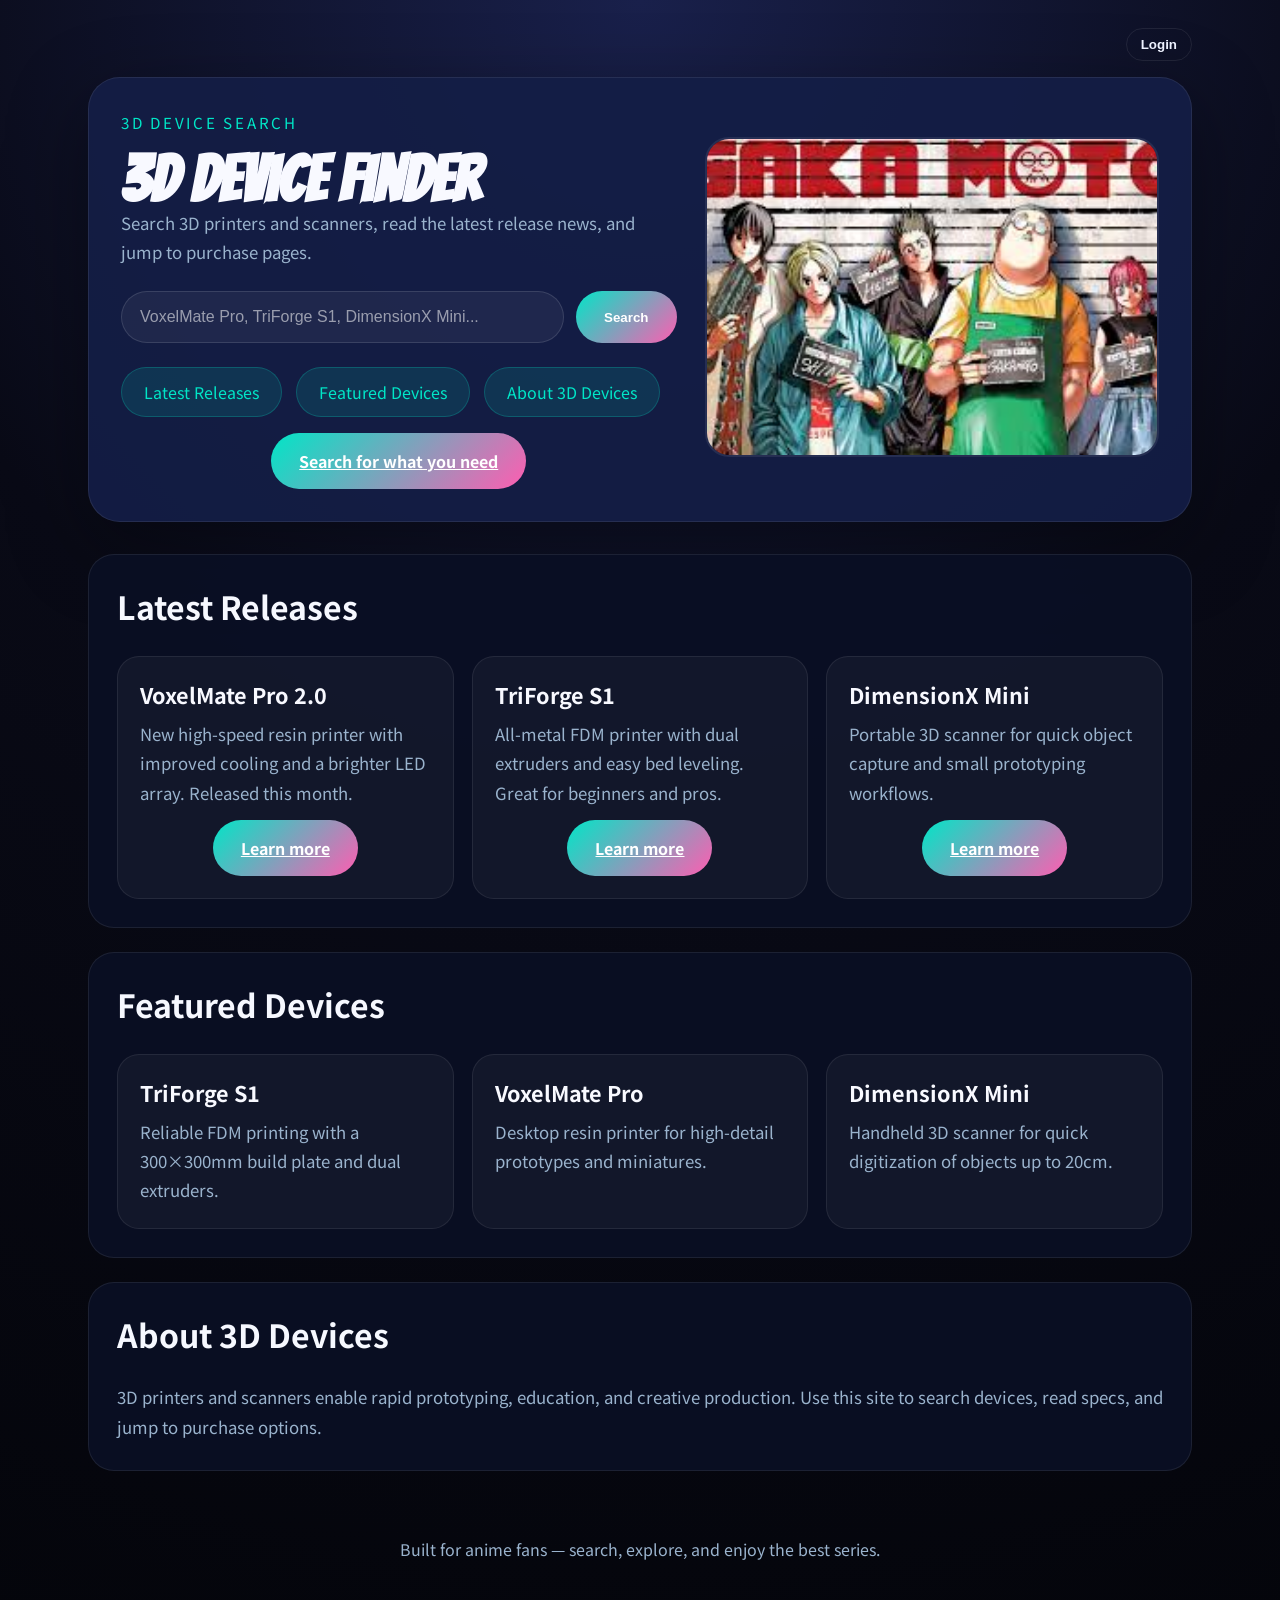
<file: index.html>
<!DOCTYPE html>
<html lang="en">
<head>
    <meta charset="UTF-8">
    <meta name="viewport" content="width=device-width, initial-scale=1.0">
    <title>3D Device Finder</title>
    <link href="https://fonts.googleapis.com/css2?family=Bangers&family=Noto+Sans+TC:wght@500;900&display=swap" rel="stylesheet">
    <link rel="stylesheet" href="style.css">
</head>
<body>
    <div class="page">
        <div class="topbar">
            <button id="login-open" class="login-button">Login</button>
        </div>
        <header class="hero">
            <div class="hero-text">
                <span class="eyebrow">3D Device Search</span>
                <h1>3D Device Finder</h1>
                <p>Search 3D printers and scanners, read the latest release news, and jump to purchase pages.</p>

                <form action="index555.html" method="get" class="search-form">
                    <label for="device-search" class="sr-only">Search devices</label>
                    <input id="device-search" name="q" type="search" placeholder="VoxelMate Pro, TriForge S1, DimensionX Mini..." required class="search-input">
                    <button type="submit" class="search-button">Search</button>
                </form>

                <div class="hero-links">
                    <a href="#news">Latest Releases</a>
                    <a href="#devices">Featured Devices</a>
                    <a href="#about">About 3D Devices</a>
                </div>
                <div class="action-row" style="margin-top:16px">
                    <a class="search-button" href="search.html">Search for what you need</a>
                </div>
            </div>
            <div class="hero-image">
                <img src="images.jpg" alt="Anime logo">
            </div>
        </header>

        <main class="content">
            <section id="news" class="panel">
                <h2>Latest Releases</h2>
                <div class="card-grid">
                    <article class="card">
                        <h3>VoxelMate Pro 2.0</h3>
                        <p>New high-speed resin printer with improved cooling and a brighter LED array. Released this month.</p>
                        <div class="action-row" style="margin-top:12px"><a class="search-button" href="index555.html?q=VoxelMate%20Pro">Learn more</a></div>
                    </article>
                    <article class="card">
                        <h3>TriForge S1</h3>
                        <p>All-metal FDM printer with dual extruders and easy bed leveling. Great for beginners and pros.</p>
                        <div class="action-row" style="margin-top:12px"><a class="search-button" href="index555.html?q=TriForge%20S1">Learn more</a></div>
                    </article>
                    <article class="card">
                        <h3>DimensionX Mini</h3>
                        <p>Portable 3D scanner for quick object capture and small prototyping workflows.</p>
                        <div class="action-row" style="margin-top:12px"><a class="search-button" href="index555.html?q=DimensionX%20Mini">Learn more</a></div>
                    </article>
                </div>
            </section>

            <section id="devices" class="panel">
                <h2>Featured Devices</h2>
                <div class="card-grid">
                    <article class="card">
                        <h3>TriForge S1</h3>
                        <p>Reliable FDM printing with a 300×300mm build plate and dual extruders.</p>
                    </article>
                    <article class="card">
                        <h3>VoxelMate Pro</h3>
                        <p>Desktop resin printer for high-detail prototypes and miniatures.</p>
                    </article>
                    <article class="card">
                        <h3>DimensionX Mini</h3>
                        <p>Handheld 3D scanner for quick digitization of objects up to 20cm.</p>
                    </article>
                </div>
            </section>

            <section id="about" class="panel">
                <h2>About 3D Devices</h2>
                <p>3D printers and scanners enable rapid prototyping, education, and creative production. Use this site to search devices, read specs, and jump to purchase options.</p>
            </section>
        </main>

        <footer class="site-footer">
            <p>Built for anime fans — search, explore, and enjoy the best series.</p>
        </footer>
    </div>
</body>
    <div id="login-modal" class="modal hidden" aria-hidden="true">
        <div class="modal-content">
            <button id="login-close" class="modal-close" aria-label="Close">×</button>
            <h3>Sign in</h3>
            <input id="login-email" class="form-input" placeholder="Email address">
            <input id="login-pass" type="password" class="form-input" placeholder="Password">
            <div style="margin-top:14px"><button id="login-submit" class="search-button">Sign in</button></div>
        </div>
    </div>

    <script>
        (function(){
            const open = document.getElementById('login-open');
            const modal = document.getElementById('login-modal');
            const close = document.getElementById('login-close');
            const submit = document.getElementById('login-submit');

            function updateButton(){
                const name = localStorage.getItem('userName');
                if(name){ open.textContent = 'Account'; }
                else { open.textContent = 'Login'; }
            }

            open.addEventListener('click', ()=>{ if(localStorage.getItem('userName')){ alert('Already signed in as '+localStorage.getItem('userName')); } else { modal.classList.remove('hidden'); }});
            close.addEventListener('click', ()=>{ modal.classList.add('hidden'); });
            submit.addEventListener('click', ()=>{
                const email = document.getElementById('login-email').value || '';
                const name = email.split('@')[0] || 'User';
                localStorage.setItem('userName', name);
                modal.classList.add('hidden');
                updateButton();
                alert('Signed in as ' + name);
            });

            updateButton();
        })();
    </script>
</html>
</file>
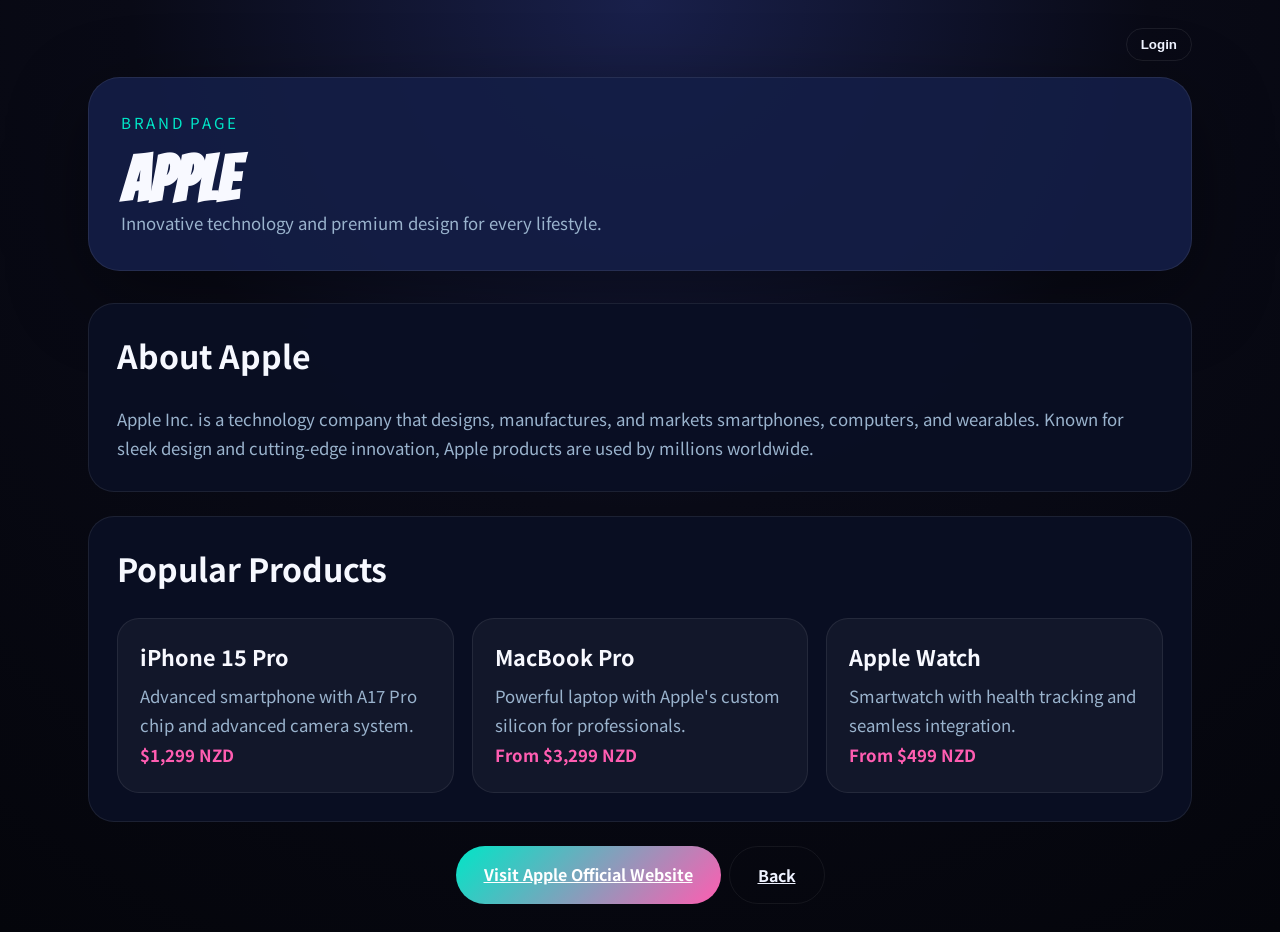
<file: brand-apple.html>
<!DOCTYPE html>
<html lang="en">
<head>
    <meta charset="utf-8">
    <meta name="viewport" content="width=device-width,initial-scale=1">
    <title>Apple - Brand Page</title>
    <link href="https://fonts.googleapis.com/css2?family=Bangers&family=Noto+Sans+TC:wght@500;900&display=swap" rel="stylesheet">
    <link rel="stylesheet" href="style.css">
</head>
<body>
    <div class="page">
        <div class="topbar">
            <button id="login-open" class="login-button">Login</button>
        </div>

        <header class="hero hero-small">
            <div class="hero-text">
                <span class="eyebrow">Brand Page</span>
                <h1>Apple</h1>
                <p>Innovative technology and premium design for every lifestyle.</p>
            </div>
        </header>

        <main class="content">
            <section class="panel">
                <h2>About Apple</h2>
                <p>Apple Inc. is a technology company that designs, manufactures, and markets smartphones, computers, and wearables. Known for sleek design and cutting-edge innovation, Apple products are used by millions worldwide.</p>
            </section>

            <section class="panel">
                <h2>Popular Products</h2>
                <div class="card-grid">
                    <article class="card">
                        <h3>iPhone 15 Pro</h3>
                        <p>Advanced smartphone with A17 Pro chip and advanced camera system.</p>
                        <p style="color:var(--accent-strong);font-weight:700">$1,299 NZD</p>
                    </article>
                    <article class="card">
                        <h3>MacBook Pro</h3>
                        <p>Powerful laptop with Apple's custom silicon for professionals.</p>
                        <p style="color:var(--accent-strong);font-weight:700">From $3,299 NZD</p>
                    </article>
                    <article class="card">
                        <h3>Apple Watch</h3>
                        <p>Smartwatch with health tracking and seamless integration.</p>
                        <p style="color:var(--accent-strong);font-weight:700">From $499 NZD</p>
                    </article>
                </div>
            </section>

            <div class="action-row" style="gap:8px">
                <a class="search-button" href="https://www.apple.com/nz/" target="_blank">Visit Apple Official Website</a>
                <a class="search-button secondary" href="search.html" style="background:transparent;border:1px solid rgba(255,255,255,0.06);color:var(--text)">Back</a>
            </div>
        </main>
    </div>

    <div id="login-modal" class="modal hidden" aria-hidden="true">
        <div class="modal-content">
            <button id="login-close" class="modal-close" aria-label="Close">×</button>
            <h3>Sign in</h3>
            <input id="login-email" class="form-input" placeholder="Email address">
            <input id="login-pass" type="password" class="form-input" placeholder="Password">
            <div style="margin-top:14px"><button id="login-submit" class="search-button">Sign in</button></div>
        </div>
    </div>

    <script>
        (function(){
            const open = document.getElementById('login-open');
            const modal = document.getElementById('login-modal');
            const close = document.getElementById('login-close');
            const submit = document.getElementById('login-submit');
            function updateButton(){
                const name = localStorage.getItem('userName');
                if(name){ open.textContent = 'Account'; } else { open.textContent = 'Login'; }
            }
            open.addEventListener('click', ()=>{ if(localStorage.getItem('userName')){ alert('Signed in as '+localStorage.getItem('userName')); } else { modal.classList.remove('hidden'); }});
            close.addEventListener('click', ()=>{ modal.classList.add('hidden'); });
            submit.addEventListener('click', ()=>{ const email = document.getElementById('login-email').value||''; const name = email.split('@')[0]||'User'; localStorage.setItem('userName', name); modal.classList.add('hidden'); updateButton(); alert('Signed in as ' + name); });
            updateButton();
        })();
    </script>
</body>
</html>
</file>
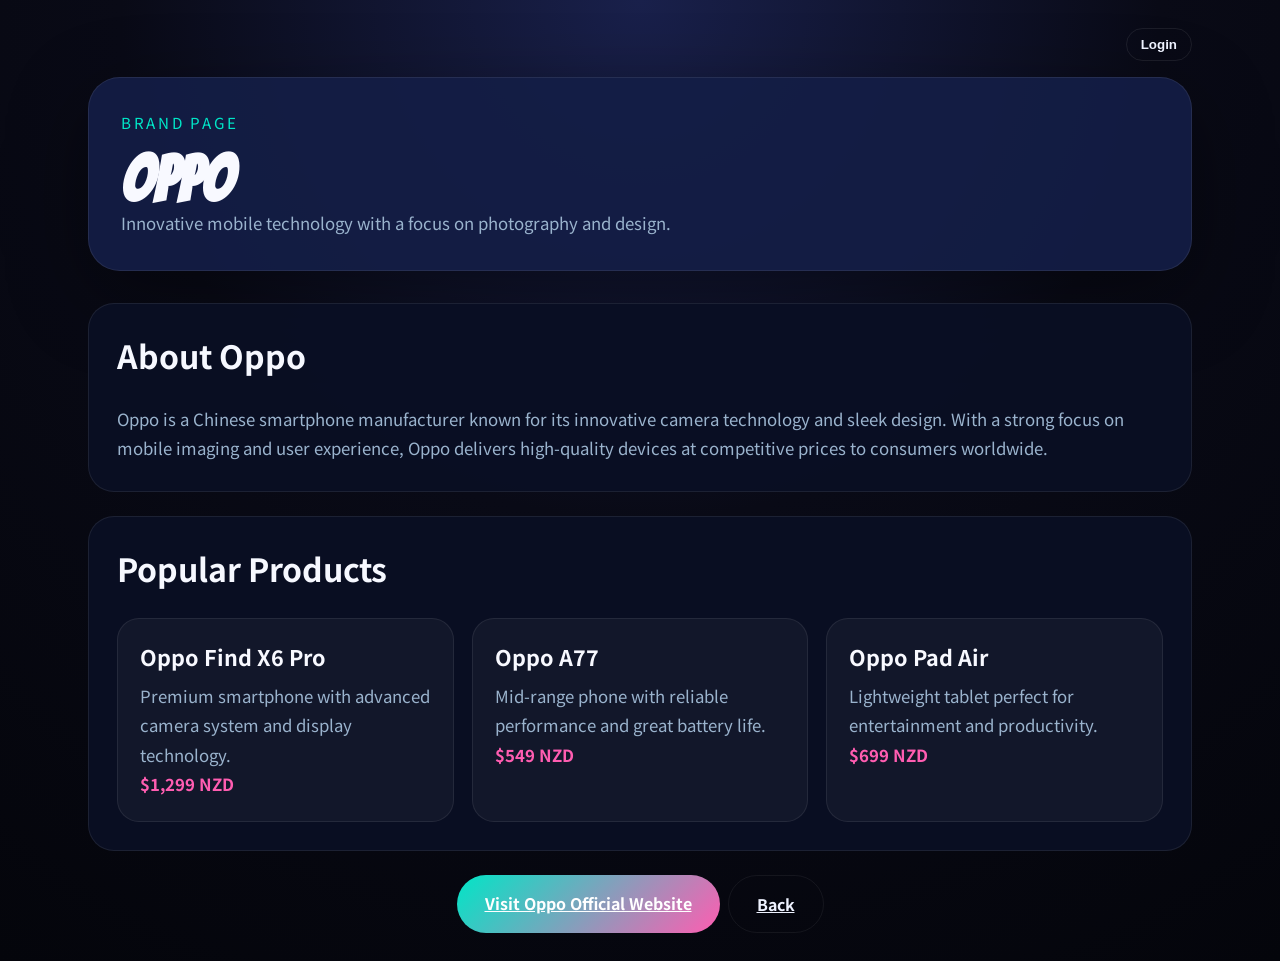
<file: brand-oppo.html>
<!DOCTYPE html>
<html lang="en">
<head>
    <meta charset="utf-8">
    <meta name="viewport" content="width=device-width,initial-scale=1">
    <title>Oppo - Brand Page</title>
    <link href="https://fonts.googleapis.com/css2?family=Bangers&family=Noto+Sans+TC:wght@500;900&display=swap" rel="stylesheet">
    <link rel="stylesheet" href="style.css">
</head>
<body>
    <div class="page">
        <div class="topbar">
            <button id="login-open" class="login-button">Login</button>
        </div>

        <header class="hero hero-small">
            <div class="hero-text">
                <span class="eyebrow">Brand Page</span>
                <h1>Oppo</h1>
                <p>Innovative mobile technology with a focus on photography and design.</p>
            </div>
        </header>

        <main class="content">
            <section class="panel">
                <h2>About Oppo</h2>
                <p>Oppo is a Chinese smartphone manufacturer known for its innovative camera technology and sleek design. With a strong focus on mobile imaging and user experience, Oppo delivers high-quality devices at competitive prices to consumers worldwide.</p>
            </section>

            <section class="panel">
                <h2>Popular Products</h2>
                <div class="card-grid">
                    <article class="card">
                        <h3>Oppo Find X6 Pro</h3>
                        <p>Premium smartphone with advanced camera system and display technology.</p>
                        <p style="color:var(--accent-strong);font-weight:700">$1,299 NZD</p>
                    </article>
                    <article class="card">
                        <h3>Oppo A77</h3>
                        <p>Mid-range phone with reliable performance and great battery life.</p>
                        <p style="color:var(--accent-strong);font-weight:700">$549 NZD</p>
                    </article>
                    <article class="card">
                        <h3>Oppo Pad Air</h3>
                        <p>Lightweight tablet perfect for entertainment and productivity.</p>
                        <p style="color:var(--accent-strong);font-weight:700">$699 NZD</p>
                    </article>
                </div>
            </section>

            <div class="action-row" style="gap:8px">
                <a class="search-button" href="https://www.oppo.com/nz/" target="_blank">Visit Oppo Official Website</a>
                <a class="search-button secondary" href="search.html" style="background:transparent;border:1px solid rgba(255,255,255,0.06);color:var(--text)">Back</a>
            </div>
        </main>
    </div>

    <div id="login-modal" class="modal hidden" aria-hidden="true">
        <div class="modal-content">
            <button id="login-close" class="modal-close" aria-label="Close">×</button>
            <h3>Sign in</h3>
            <input id="login-email" class="form-input" placeholder="Email address">
            <input id="login-pass" type="password" class="form-input" placeholder="Password">
            <div style="margin-top:14px"><button id="login-submit" class="search-button">Sign in</button></div>
        </div>
    </div>

    <script>
        (function(){
            const open = document.getElementById('login-open');
            const modal = document.getElementById('login-modal');
            const close = document.getElementById('login-close');
            const submit = document.getElementById('login-submit');
            function updateButton(){
                const name = localStorage.getItem('userName');
                if(name){ open.textContent = 'Account'; } else { open.textContent = 'Login'; }
            }
            open.addEventListener('click', ()=>{ if(localStorage.getItem('userName')){ alert('Signed in as '+localStorage.getItem('userName')); } else { modal.classList.remove('hidden'); }});
            close.addEventListener('click', ()=>{ modal.classList.add('hidden'); });
            submit.addEventListener('click', ()=>{ const email = document.getElementById('login-email').value||''; const name = email.split('@')[0]||'User'; localStorage.setItem('userName', name); modal.classList.add('hidden'); updateButton(); alert('Signed in as ' + name); });
            updateButton();
        })();
    </script>
</body>
</html>
</file>
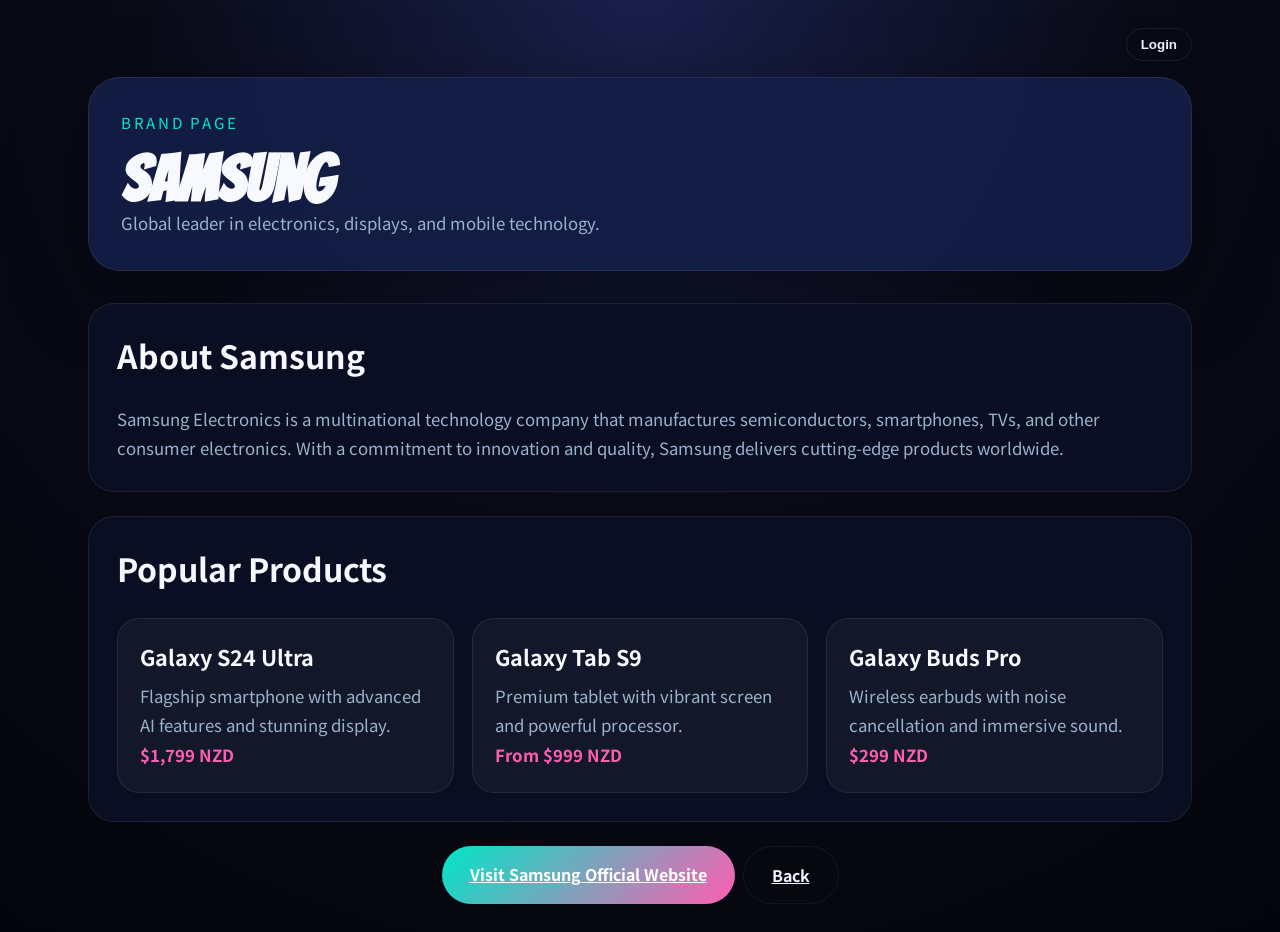
<file: brand-samsung.html>
<!DOCTYPE html>
<html lang="en">
<head>
    <meta charset="utf-8">
    <meta name="viewport" content="width=device-width,initial-scale=1">
    <title>Samsung - Brand Page</title>
    <link href="https://fonts.googleapis.com/css2?family=Bangers&family=Noto+Sans+TC:wght@500;900&display=swap" rel="stylesheet">
    <link rel="stylesheet" href="style.css">
</head>
<body>
    <div class="page">
        <div class="topbar">
            <button id="login-open" class="login-button">Login</button>
        </div>

        <header class="hero hero-small">
            <div class="hero-text">
                <span class="eyebrow">Brand Page</span>
                <h1>Samsung</h1>
                <p>Global leader in electronics, displays, and mobile technology.</p>
            </div>
        </header>

        <main class="content">
            <section class="panel">
                <h2>About Samsung</h2>
                <p>Samsung Electronics is a multinational technology company that manufactures semiconductors, smartphones, TVs, and other consumer electronics. With a commitment to innovation and quality, Samsung delivers cutting-edge products worldwide.</p>
            </section>

            <section class="panel">
                <h2>Popular Products</h2>
                <div class="card-grid">
                    <article class="card">
                        <h3>Galaxy S24 Ultra</h3>
                        <p>Flagship smartphone with advanced AI features and stunning display.</p>
                        <p style="color:var(--accent-strong);font-weight:700">$1,799 NZD</p>
                    </article>
                    <article class="card">
                        <h3>Galaxy Tab S9</h3>
                        <p>Premium tablet with vibrant screen and powerful processor.</p>
                        <p style="color:var(--accent-strong);font-weight:700">From $999 NZD</p>
                    </article>
                    <article class="card">
                        <h3>Galaxy Buds Pro</h3>
                        <p>Wireless earbuds with noise cancellation and immersive sound.</p>
                        <p style="color:var(--accent-strong);font-weight:700">$299 NZD</p>
                    </article>
                </div>
            </section>

            <div class="action-row" style="gap:8px">
                <a class="search-button" href="https://www.samsung.com/nz/" target="_blank">Visit Samsung Official Website</a>
                <a class="search-button secondary" href="search.html" style="background:transparent;border:1px solid rgba(255,255,255,0.06);color:var(--text)">Back</a>
            </div>
        </main>
    </div>

    <div id="login-modal" class="modal hidden" aria-hidden="true">
        <div class="modal-content">
            <button id="login-close" class="modal-close" aria-label="Close">×</button>
            <h3>Sign in</h3>
            <input id="login-email" class="form-input" placeholder="Email address">
            <input id="login-pass" type="password" class="form-input" placeholder="Password">
            <div style="margin-top:14px"><button id="login-submit" class="search-button">Sign in</button></div>
        </div>
    </div>

    <script>
        (function(){
            const open = document.getElementById('login-open');
            const modal = document.getElementById('login-modal');
            const close = document.getElementById('login-close');
            const submit = document.getElementById('login-submit');
            function updateButton(){
                const name = localStorage.getItem('userName');
                if(name){ open.textContent = 'Account'; } else { open.textContent = 'Login'; }
            }
            open.addEventListener('click', ()=>{ if(localStorage.getItem('userName')){ alert('Signed in as '+localStorage.getItem('userName')); } else { modal.classList.remove('hidden'); }});
            close.addEventListener('click', ()=>{ modal.classList.add('hidden'); });
            submit.addEventListener('click', ()=>{ const email = document.getElementById('login-email').value||''; const name = email.split('@')[0]||'User'; localStorage.setItem('userName', name); modal.classList.add('hidden'); updateButton(); alert('Signed in as ' + name); });
            updateButton();
        })();
    </script>
</body>
</html>
</file>
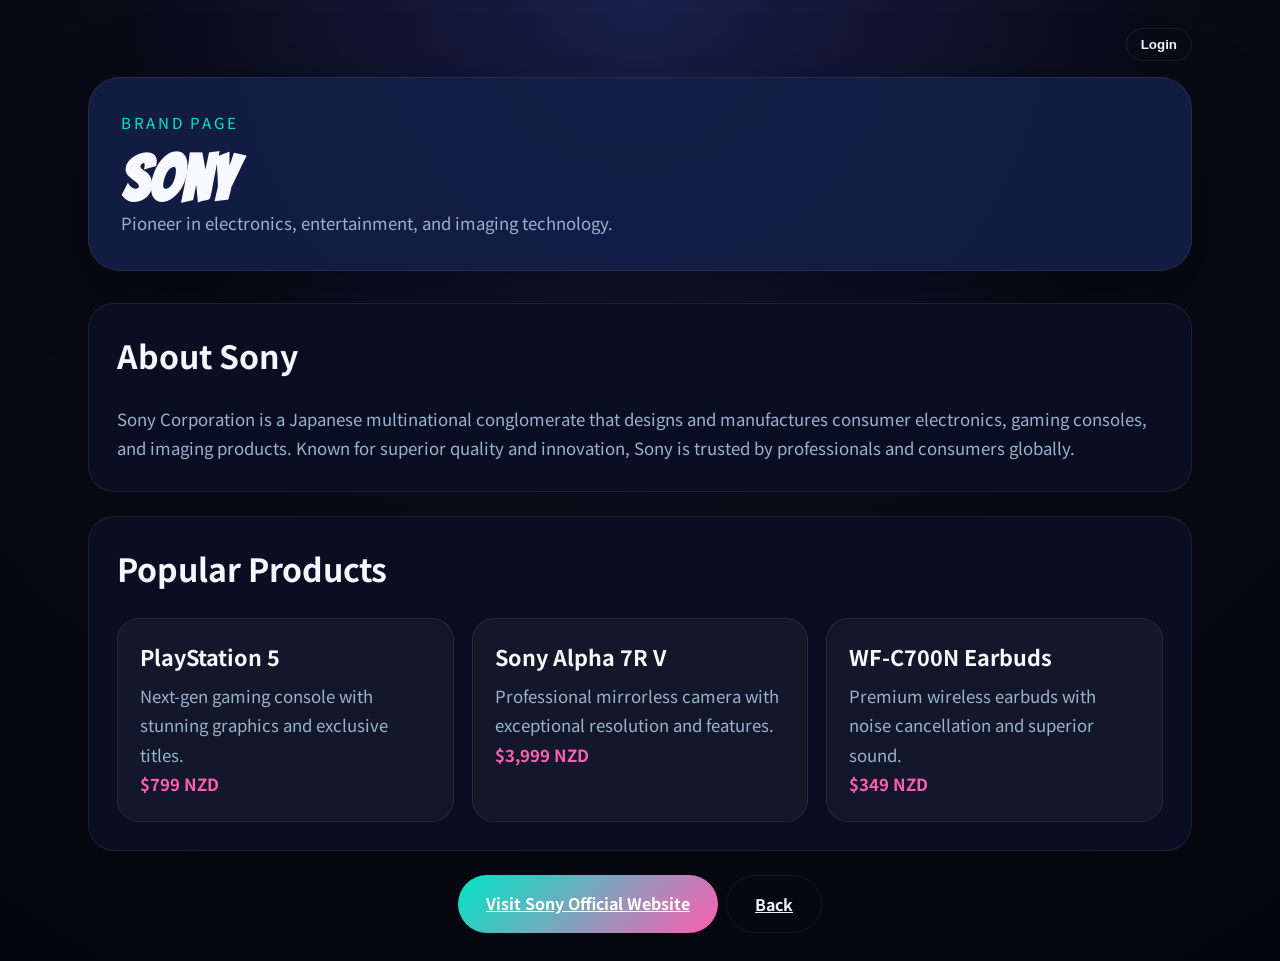
<file: brand-sony.html>
<!DOCTYPE html>
<html lang="en">
<head>
    <meta charset="utf-8">
    <meta name="viewport" content="width=device-width,initial-scale=1">
    <title>Sony - Brand Page</title>
    <link href="https://fonts.googleapis.com/css2?family=Bangers&family=Noto+Sans+TC:wght@500;900&display=swap" rel="stylesheet">
    <link rel="stylesheet" href="style.css">
</head>
<body>
    <div class="page">
        <div class="topbar">
            <button id="login-open" class="login-button">Login</button>
        </div>

        <header class="hero hero-small">
            <div class="hero-text">
                <span class="eyebrow">Brand Page</span>
                <h1>Sony</h1>
                <p>Pioneer in electronics, entertainment, and imaging technology.</p>
            </div>
        </header>

        <main class="content">
            <section class="panel">
                <h2>About Sony</h2>
                <p>Sony Corporation is a Japanese multinational conglomerate that designs and manufactures consumer electronics, gaming consoles, and imaging products. Known for superior quality and innovation, Sony is trusted by professionals and consumers globally.</p>
            </section>

            <section class="panel">
                <h2>Popular Products</h2>
                <div class="card-grid">
                    <article class="card">
                        <h3>PlayStation 5</h3>
                        <p>Next-gen gaming console with stunning graphics and exclusive titles.</p>
                        <p style="color:var(--accent-strong);font-weight:700">$799 NZD</p>
                    </article>
                    <article class="card">
                        <h3>Sony Alpha 7R V</h3>
                        <p>Professional mirrorless camera with exceptional resolution and features.</p>
                        <p style="color:var(--accent-strong);font-weight:700">$3,999 NZD</p>
                    </article>
                    <article class="card">
                        <h3>WF-C700N Earbuds</h3>
                        <p>Premium wireless earbuds with noise cancellation and superior sound.</p>
                        <p style="color:var(--accent-strong);font-weight:700">$349 NZD</p>
                    </article>
                </div>
            </section>

            <div class="action-row" style="gap:8px">
                <a class="search-button" href="https://www.sony.co.nz/" target="_blank">Visit Sony Official Website</a>
                <a class="search-button secondary" href="search.html" style="background:transparent;border:1px solid rgba(255,255,255,0.06);color:var(--text)">Back</a>
            </div>
        </main>
    </div>

    <div id="login-modal" class="modal hidden" aria-hidden="true">
        <div class="modal-content">
            <button id="login-close" class="modal-close" aria-label="Close">×</button>
            <h3>Sign in</h3>
            <input id="login-email" class="form-input" placeholder="Email address">
            <input id="login-pass" type="password" class="form-input" placeholder="Password">
            <div style="margin-top:14px"><button id="login-submit" class="search-button">Sign in</button></div>
        </div>
    </div>

    <script>
        (function(){
            const open = document.getElementById('login-open');
            const modal = document.getElementById('login-modal');
            const close = document.getElementById('login-close');
            const submit = document.getElementById('login-submit');
            function updateButton(){
                const name = localStorage.getItem('userName');
                if(name){ open.textContent = 'Account'; } else { open.textContent = 'Login'; }
            }
            open.addEventListener('click', ()=>{ if(localStorage.getItem('userName')){ alert('Signed in as '+localStorage.getItem('userName')); } else { modal.classList.remove('hidden'); }});
            close.addEventListener('click', ()=>{ modal.classList.add('hidden'); });
            submit.addEventListener('click', ()=>{ const email = document.getElementById('login-email').value||''; const name = email.split('@')[0]||'User'; localStorage.setItem('userName', name); modal.classList.add('hidden'); updateButton(); alert('Signed in as ' + name); });
            updateButton();
        })();
    </script>
</body>
</html>
</file>
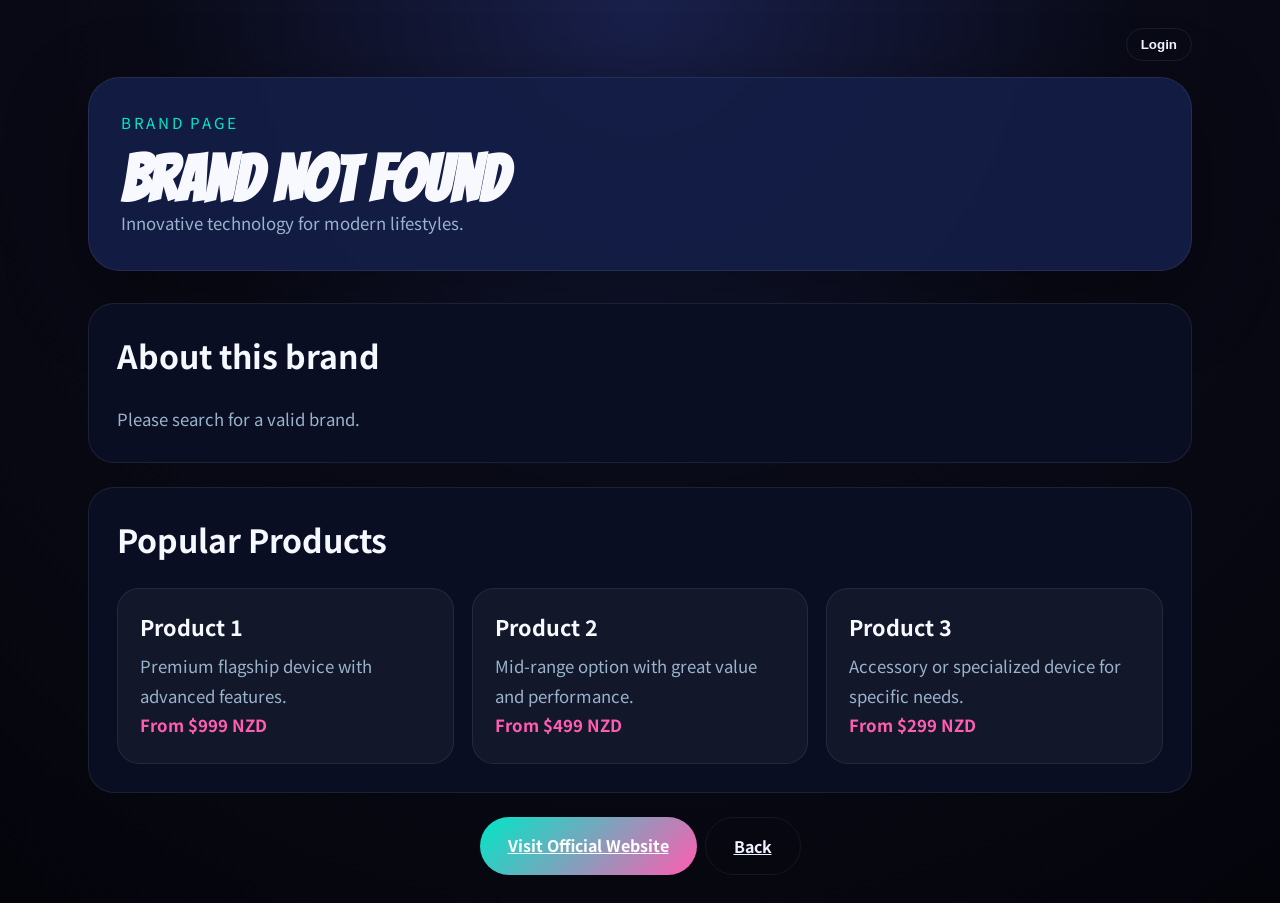
<file: brand.html>
<!DOCTYPE html>
<html lang="en">
<head>
    <meta charset="utf-8">
    <meta name="viewport" content="width=device-width,initial-scale=1">
    <title>Brand Page</title>
    <link href="https://fonts.googleapis.com/css2?family=Bangers&family=Noto+Sans+TC:wght@500;900&display=swap" rel="stylesheet">
    <link rel="stylesheet" href="style.css">
</head>
<body>
    <div class="page">
        <div class="topbar">
            <button id="login-open" class="login-button">Login</button>
        </div>

        <header class="hero hero-small">
            <div class="hero-text">
                <span class="eyebrow">Brand Page</span>
                <h1 id="brand-name">--</h1>
                <p id="brand-tagline">Innovative technology for modern lifestyles.</p>
            </div>
        </header>

        <main class="content">
            <section class="panel">
                <h2>About <span id="about-brand">this brand</span></h2>
                <p id="brand-about">Loading brand information...</p>
            </section>

            <section class="panel">
                <h2>Popular Products</h2>
                <div id="products" class="card-grid">
                    <article class="card">
                        <h3>Product 1</h3>
                        <p>Premium flagship device with advanced features.</p>
                        <p style="color:var(--accent-strong);font-weight:700">From $999 NZD</p>
                    </article>
                    <article class="card">
                        <h3>Product 2</h3>
                        <p>Mid-range option with great value and performance.</p>
                        <p style="color:var(--accent-strong);font-weight:700">From $499 NZD</p>
                    </article>
                    <article class="card">
                        <h3>Product 3</h3>
                        <p>Accessory or specialized device for specific needs.</p>
                        <p style="color:var(--accent-strong);font-weight:700">From $299 NZD</p>
                    </article>
                </div>
            </section>

            <div class="action-row" style="gap:8px">
                <a id="visit-button" class="search-button" href="#" target="_blank">Visit Official Website</a>
                <a class="search-button secondary" href="search.html" style="background:transparent;border:1px solid rgba(255,255,255,0.06);color:var(--text)">Back</a>
            </div>
        </main>
    </div>

    <div id="login-modal" class="modal hidden" aria-hidden="true">
        <div class="modal-content">
            <button id="login-close" class="modal-close" aria-label="Close">×</button>
            <h3>Sign in</h3>
            <input id="login-email" class="form-input" placeholder="Email address">
            <input id="login-pass" type="password" class="form-input" placeholder="Password">
            <div style="margin-top:14px"><button id="login-submit" class="search-button">Sign in</button></div>
        </div>
    </div>

    <script>
        // Login UI
        (function(){
            const open = document.getElementById('login-open');
            const modal = document.getElementById('login-modal');
            const close = document.getElementById('login-close');
            const submit = document.getElementById('login-submit');
            function updateButton(){
                const name = localStorage.getItem('userName');
                if(name){ open.textContent = 'Account'; } else { open.textContent = 'Login'; }
            }
            open.addEventListener('click', ()=>{ if(localStorage.getItem('userName')){ alert('Signed in as '+localStorage.getItem('userName')); } else { modal.classList.remove('hidden'); }});
            close.addEventListener('click', ()=>{ modal.classList.add('hidden'); });
            submit.addEventListener('click', ()=>{ const email = document.getElementById('login-email').value||''; const name = email.split('@')[0]||'User'; localStorage.setItem('userName', name); modal.classList.add('hidden'); updateButton(); alert('Signed in as ' + name); });
            updateButton();
        })();

        // Brand info
        (function(){
            const params = new URLSearchParams(window.location.search);
            const brand = params.get('brand');

            if (!brand) {
                document.getElementById('brand-name').textContent = 'Brand Not Found';
                document.getElementById('brand-about').textContent = 'Please search for a valid brand.';
                return;
            }

            const brandName = decodeURIComponent(brand);
            const brandLower = brandName.toLowerCase();

            // Brand database with custom info
            const brandDatabase = {
                'apple': {
                    tagline: 'Innovative technology and premium design for every lifestyle.',
                    about: 'Apple Inc. is a technology company that designs, manufactures, and markets smartphones, computers, and wearables. Known for sleek design and cutting-edge innovation, Apple products are used by millions worldwide.',
                    website: 'https://www.apple.com/nz/'
                },
                'samsung': {
                    tagline: 'Global leader in electronics, displays, and mobile technology.',
                    about: 'Samsung Electronics is a multinational technology company that manufactures semiconductors, smartphones, TVs, and other consumer electronics. With a commitment to innovation and quality, Samsung delivers cutting-edge products worldwide.',
                    website: 'https://www.samsung.com/nz/'
                },
                'sony': {
                    tagline: 'Pioneer in electronics, entertainment, and imaging technology.',
                    about: 'Sony Corporation is a Japanese multinational conglomerate that designs and manufactures consumer electronics, gaming consoles, and imaging products. Known for superior quality and innovation, Sony is trusted by professionals and consumers globally.',
                    website: 'https://www.sony.co.nz/'
                },
                'oppo': {
                    tagline: 'Innovative mobile technology with a focus on photography and design.',
                    about: 'Oppo is a Chinese smartphone manufacturer known for its innovative camera technology and sleek design. With a strong focus on mobile imaging and user experience, Oppo delivers high-quality devices at competitive prices to consumers worldwide.',
                    website: 'https://www.oppo.com/nz/'
                }
            };

            // Get brand info or generate default
            const info = brandDatabase[brandLower] || {
                tagline: `Leading innovator in mobile and consumer technology.`,
                about: `${brandName} is a technology company committed to delivering innovative products and services. With a focus on quality and customer satisfaction, ${brandName} continues to shape the future of technology worldwide.`,
                website: `https://www.${brandLower}.com/nz/`
            };

            // Update page
            document.getElementById('brand-name').textContent = brandName;
            document.getElementById('brand-tagline').textContent = info.tagline;
            document.getElementById('about-brand').textContent = brandName;
            document.getElementById('brand-about').textContent = info.about;
            document.getElementById('visit-button').href = info.website;
            document.getElementById('visit-button').textContent = `Visit ${brandName} Official Website`;
        })();
    </script>
</body>
</html>
</file>
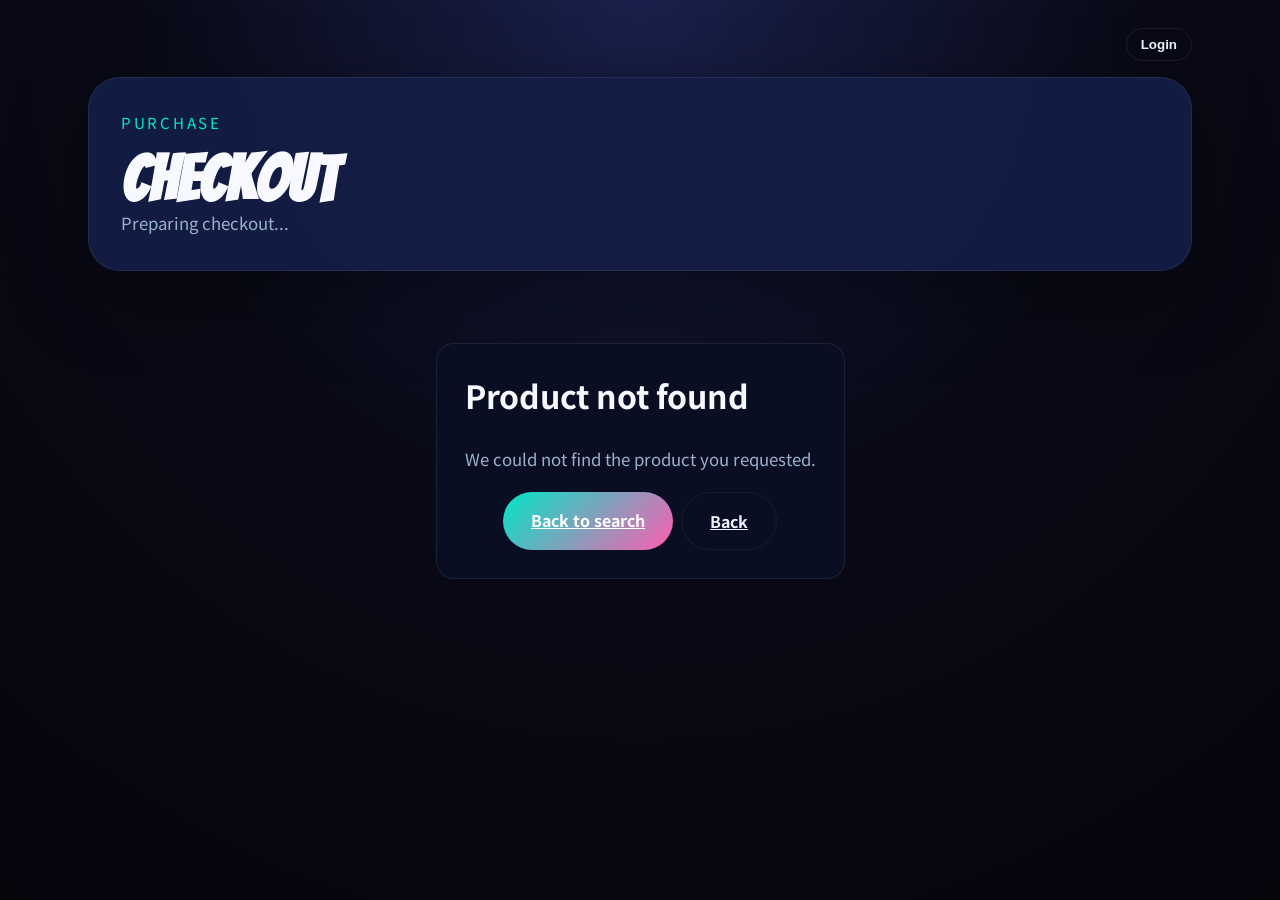
<file: checkout.html>
<!DOCTYPE html>
<html lang="en">
<head>
    <meta charset="UTF-8">
    <meta name="viewport" content="width=device-width, initial-scale=1.0">
    <title>Checkout</title>
    <link href="https://fonts.googleapis.com/css2?family=Bangers&family=Noto+Sans+TC:wght@500;900&display=swap" rel="stylesheet">
    <link rel="stylesheet" href="style.css">
    <style>
        .checkout-card{max-width:760px;margin:40px auto;padding:28px;border-radius:18px}
        .price{font-size:1.6rem;color:var(--accent-strong);margin-top:6px}
        .buy-now{margin-top:18px}
    </style>
</head>
<body>
    <div class="page">
        <div class="topbar">
            <button id="login-open" class="login-button">Login</button>
        </div>
        <header class="hero hero-small">
            <div class="hero-text">
                <span class="eyebrow">Purchase</span>
                <h1>Checkout</h1>
                <p id="checkout-summary">Preparing checkout...</p>
            </div>
        </header>

        <main class="content">
            <section class="panel checkout-card">
                <h2 id="product-title">--</h2>
                <p id="product-desc">--</p>
                <div class="price" id="product-price">--</div>
                <div class="action-row buy-now">
                    <a id="proceed-button" class="search-button" href="#">Proceed to payment</a>
                    <a class="search-button secondary" href="index.html" style="margin-left:8px;background:transparent;border:1px solid rgba(255,255,255,0.06);color:var(--text);">Back</a>
                </div>
            </section>
        </main>
    </div>

    <script>
        const params = new URLSearchParams(window.location.search);
        const id = params.get('id');
        const titleEl = document.getElementById('product-title');
        const descEl = document.getElementById('product-desc');
        const priceEl = document.getElementById('product-price');
        const proceed = document.getElementById('proceed-button');

        const catalog = {
            'voxelmate-pro': {title:'VoxelMate Pro', desc:'High-detail resin printer for models and prototypes.', price:'$699', shop:'https://example.com/buy/voxelmate-pro'},
            'triforge-s1': {title:'TriForge S1', desc:'All-metal FDM printer with dual extrusion and large build area.', price:'$899', shop:'https://example.com/buy/triforge-s1'},
            'dimensionx-mini': {title:'DimensionX Mini', desc:'Compact handheld 3D scanner for small objects and hobbyists.', price:'$349', shop:'https://example.com/buy/dimensionx-mini'}
        };

        if (!id || !catalog[id]){
            titleEl.textContent = 'Product not found';
            descEl.textContent = 'We could not find the product you requested.';
            priceEl.textContent = '';
            proceed.href = 'index.html';
            proceed.textContent = 'Back to search';
        } else {
            const p = catalog[id];
            titleEl.textContent = p.title;
            descEl.textContent = p.desc;
            priceEl.textContent = p.price;
            proceed.href = p.shop;
            proceed.target = '_blank';
            proceed.textContent = 'Go to store';
            document.getElementById('checkout-summary').textContent = `You're buying ${p.title}.`;
        }
    </script>
</body>
    <div id="login-modal" class="modal hidden" aria-hidden="true">
        <div class="modal-content">
            <button id="login-close" class="modal-close" aria-label="Close">×</button>
            <h3>Sign in</h3>
            <input id="login-email" class="form-input" placeholder="Email address">
            <input id="login-pass" type="password" class="form-input" placeholder="Password">
            <div style="margin-top:14px"><button id="login-submit" class="search-button">Sign in</button></div>
        </div>
    </div>

    <script>
        (function(){
            const open = document.getElementById('login-open');
            const modal = document.getElementById('login-modal');
            const close = document.getElementById('login-close');
            const submit = document.getElementById('login-submit');

            function updateButton(){
                const name = localStorage.getItem('userName');
                if(name){ open.textContent = 'Account'; }
                else { open.textContent = 'Login'; }
            }

            open.addEventListener('click', ()=>{ if(localStorage.getItem('userName')){ alert('Signed in as '+localStorage.getItem('userName')); } else { modal.classList.remove('hidden'); }});
            close.addEventListener('click', ()=>{ modal.classList.add('hidden'); });
            submit.addEventListener('click', ()=>{
                const email = document.getElementById('login-email').value || '';
                const name = email.split('@')[0] || 'User';
                localStorage.setItem('userName', name);
                modal.classList.add('hidden');
                updateButton();
                alert('Signed in as ' + name);
            });

            updateButton();
        })();
    </script>
</html>
</file>
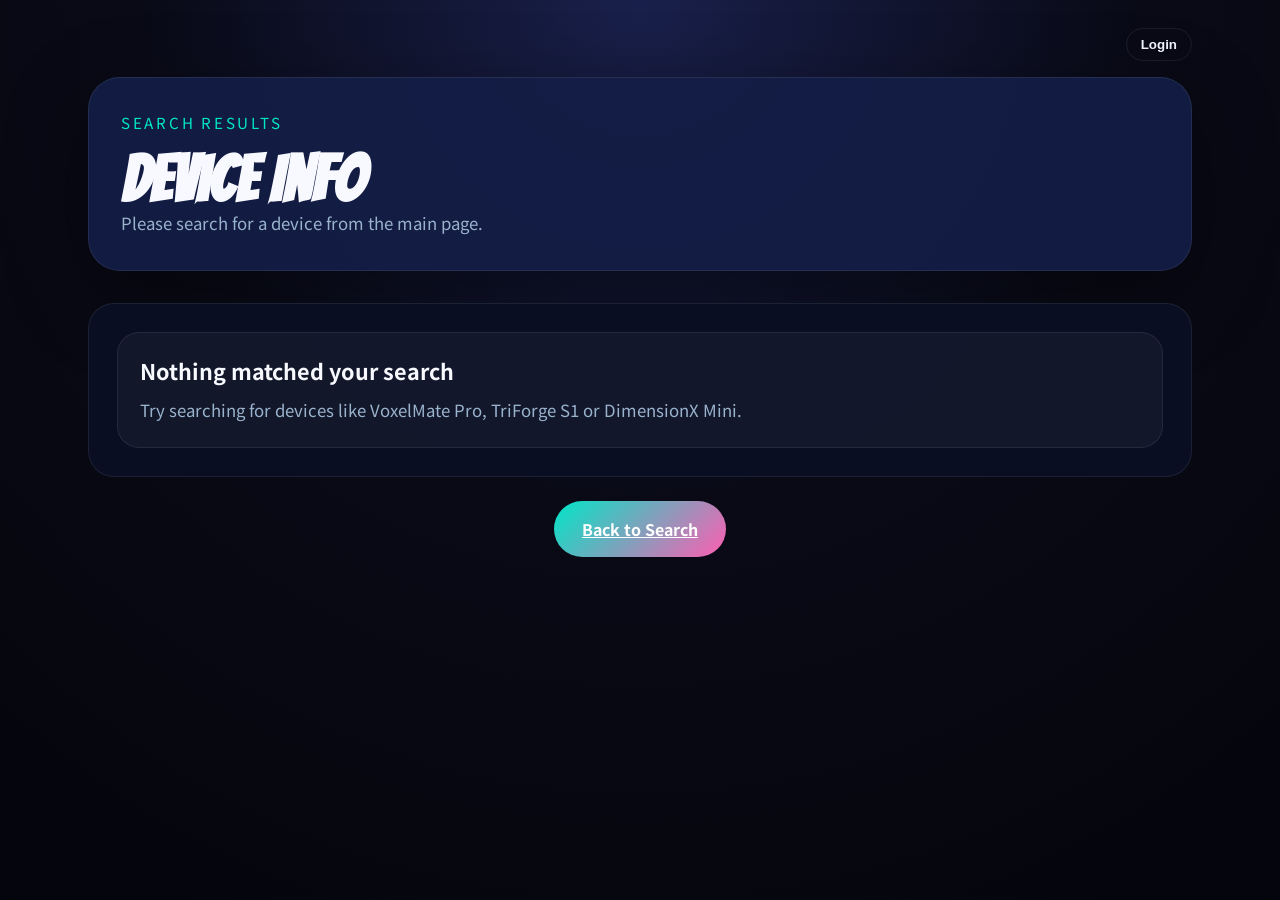
<file: index555.html>
<!DOCTYPE html>
<html lang="en">
<head>
    <meta charset="UTF-8">
    <meta name="viewport" content="width=device-width, initial-scale=1.0">
    <title>Device Search Results</title>
    <link href="https://fonts.googleapis.com/css2?family=Bangers&family=Noto+Sans+TC:wght@500;900&display=swap" rel="stylesheet">
    <link rel="stylesheet" href="style.css">
</head>
<body>
    <div class="page">
        <div class="topbar">
            <button id="login-open" class="login-button">Login</button>
        </div>
        <header class="hero hero-small">
            <div class="hero-text">
                <span class="eyebrow">Search Results</span>
                <h1>Device Info</h1>
                <p id="search-summary">Loading your device search...</p>
            </div>
        </header>

        <main class="content">
            <section class="panel">
                <div id="result" class="result-card hidden">
                    <h2 id="result-title"></h2>
                    <p id="result-description"></p>
                    <ul id="result-features"></ul>
                    <div class="action-row" style="margin-top:12px">
                        <a id="buy-button" class="search-button" href="#">Buy</a>
                        <a id="more-button" class="search-button secondary" href="#" style="margin-left:8px;background:transparent;border:1px solid rgba(255,255,255,0.06);color:var(--text);">Specs</a>
                    </div>
                </div>

                <div id="not-found" class="message-panel hidden">
                    <h2>Nothing matched your search</h2>
                    <p>Try searching for devices like VoxelMate Pro, TriForge S1 or DimensionX Mini.</p>
                </div>
            </section>

            <div class="action-row">
                <a class="search-button secondary" href="index.html">Back to Search</a>
            </div>
        </main>
    </div>

    <script>
        const params = new URLSearchParams(window.location.search);
        const query = params.get('q')?.trim();

        // List of known brands - redirect to dynamic brand page
        const knownBrands = ['apple', 'samsung', 'sony', 'oppo'];
        
        if (query) {
            const key = query.toLowerCase();
            // Check if query is a brand (exact match or partial match)
            if (knownBrands.includes(key)) {
                window.location.href = `brand.html?brand=${encodeURIComponent(query)}`;
                throw new Error('Redirecting...');
            }
            // Also check if any known brand is mentioned in the query
            for (let brand of knownBrands) {
                if (key.includes(brand)) {
                    window.location.href = `brand.html?brand=${encodeURIComponent(brand.charAt(0).toUpperCase() + brand.slice(1))}`;
                    throw new Error('Redirecting...');
                }
            }
        }

        const summary = document.getElementById('search-summary');
        const result = document.getElementById('result');
        const notFound = document.getElementById('not-found');
        const titleEl = document.getElementById('result-title');
        const descEl = document.getElementById('result-description');
        const featuresEl = document.getElementById('result-features');

        const deviceData = {
            'voxelmate pro': {
                id: 'voxelmate-pro',
                title: 'VoxelMate Pro',
                description: 'High-detail resin printer for models and prototypes.',
                features: ['Resolution: 25 μm', 'Build volume: 192×120×200 mm', 'Price: $699']
            },
            'triforge s1': {
                id: 'triforge-s1',
                title: 'TriForge S1',
                description: 'All-metal FDM printer with dual extrusion and large build area.',
                features: ['Nozzle: 0.4mm', 'Build volume: 300×300×350 mm', 'Price: $899']
            },
            'dimensionx mini': {
                id: 'dimensionx-mini',
                title: 'DimensionX Mini',
                description: 'Compact handheld 3D scanner for small objects and hobbyists.',
                features: ['Scan accuracy: 0.2 mm', 'Scan area: up to 20 cm', 'Price: $349']
            }
        };

        if (!query) {
            summary.textContent = 'Please search for a device from the main page.';
            notFound.classList.remove('hidden');
        } else {
            const key = query.toLowerCase();
            summary.textContent = `Search result for “${query}”.`;
            const device = deviceData[key];

            if (device) {
                titleEl.textContent = device.title;
                descEl.textContent = device.description;
                featuresEl.innerHTML = device.features.map(item => `<li>${item}</li>`).join('');
                const buyButton = document.getElementById('buy-button');
                const moreButton = document.getElementById('more-button');
                buyButton.href = `checkout.html?id=${device.id}`;
                moreButton.href = `checkout.html?id=${device.id}`;
                result.classList.remove('hidden');
            } else {
                notFound.classList.remove('hidden');
            }
        }
    </script>
</body>
    <div id="login-modal" class="modal hidden" aria-hidden="true">
        <div class="modal-content">
            <button id="login-close" class="modal-close" aria-label="Close">×</button>
            <h3>Sign in</h3>
            <input id="login-email" class="form-input" placeholder="Email address">
            <input id="login-pass" type="password" class="form-input" placeholder="Password">
            <div style="margin-top:14px"><button id="login-submit" class="search-button">Sign in</button></div>
        </div>
    </div>

    <script>
        (function(){
            const open = document.getElementById('login-open');
            const modal = document.getElementById('login-modal');
            const close = document.getElementById('login-close');
            const submit = document.getElementById('login-submit');

            function updateButton(){
                const name = localStorage.getItem('userName');
                if(name){ open.textContent = 'Account'; }
                else { open.textContent = 'Login'; }
            }

            open.addEventListener('click', ()=>{ if(localStorage.getItem('userName')){ alert('Signed in as '+localStorage.getItem('userName')); } else { modal.classList.remove('hidden'); }});
            close.addEventListener('click', ()=>{ modal.classList.add('hidden'); });
            submit.addEventListener('click', ()=>{
                const email = document.getElementById('login-email').value || '';
                const name = email.split('@')[0] || 'User';
                localStorage.setItem('userName', name);
                modal.classList.add('hidden');
                updateButton();
                alert('Signed in as ' + name);
            });

            updateButton();
        })();
    </script>
</html>
</file>
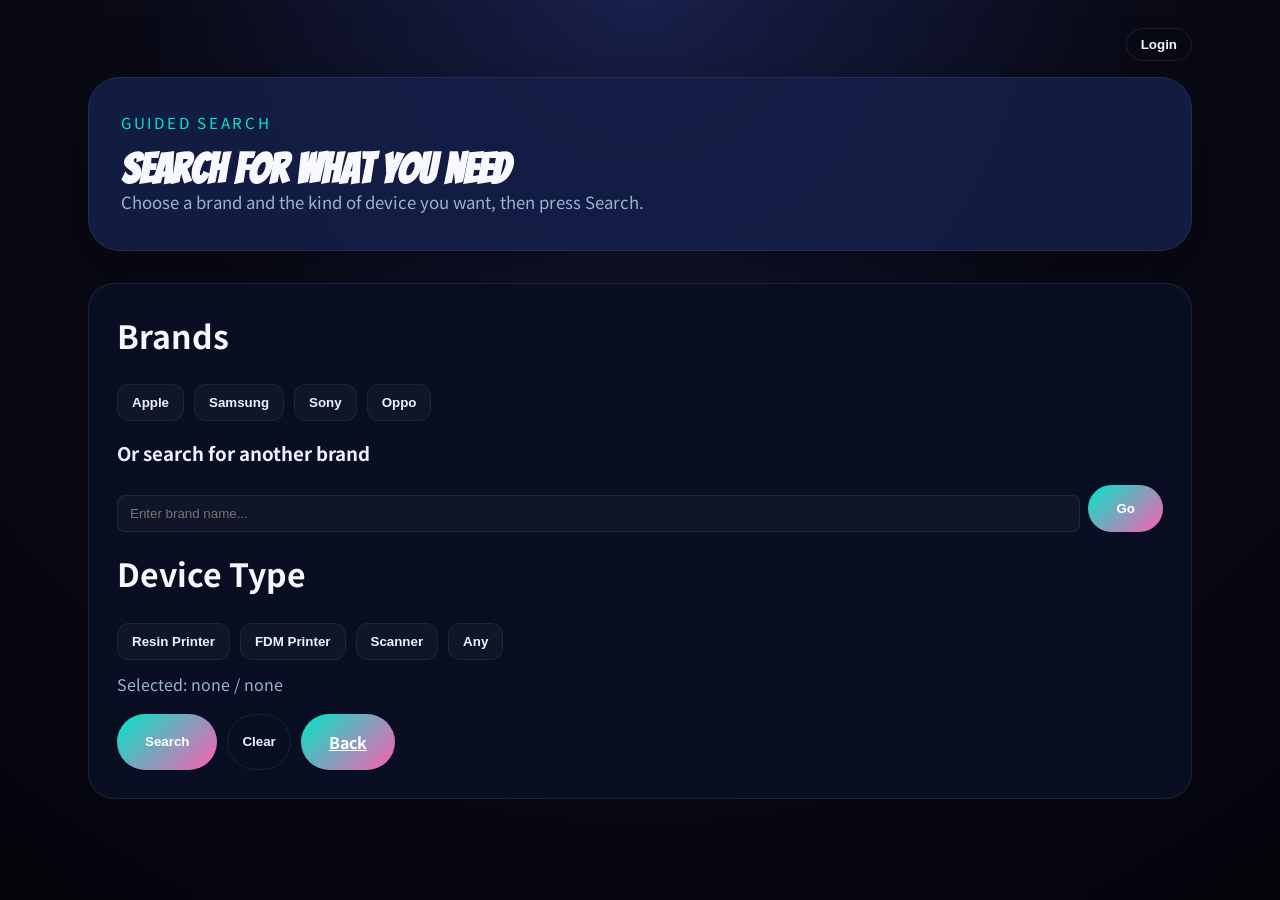
<file: search.html>
<!DOCTYPE html>
<html lang="en">
<head>
    <meta charset="utf-8">
    <meta name="viewport" content="width=device-width,initial-scale=1">
    <title>Search Filters</title>
    <link href="https://fonts.googleapis.com/css2?family=Bangers&family=Noto+Sans+TC:wght@500;900&display=swap" rel="stylesheet">
    <link rel="stylesheet" href="style.css">
    <style>h1{margin:0;font-family:'Bangers',cursive;font-size:2.6rem}</style>
</head>
<body>
    <div class="page">
        <div class="topbar">
            <button id="login-open" class="login-button">Login</button>
        </div>

        <header class="hero hero-small">
            <div class="hero-text">
                <span class="eyebrow">Guided Search</span>
                <h1>Search for what you need</h1>
                <p>Choose a brand and the kind of device you want, then press Search.</p>
            </div>
        </header>

        <main class="content">
            <section class="panel">
                <h2>Brands</h2>
                <div id="brands" class="filter-group">
                    <button class="filter-button" data-brand="Apple" data-page="brand.html?brand=Apple">Apple</button>
                    <button class="filter-button" data-brand="Samsung" data-page="brand.html?brand=Samsung">Samsung</button>
                    <button class="filter-button" data-brand="Sony" data-page="brand.html?brand=Sony">Sony</button>
                    <button class="filter-button" data-brand="Oppo" data-page="brand.html?brand=Oppo">Oppo</button>
                </div>

                <h3 style="margin-top:18px">Or search for another brand</h3>
                <div style="display:flex;gap:8px;margin-top:10px">
                    <input id="custom-brand" class="form-input" placeholder="Enter brand name..." style="flex:1">
                    <button id="search-custom" class="search-button">Go</button>
                </div>

                <h2 style="margin-top:18px">Device Type</h2>
                <div id="types" class="filter-group">
                    <button class="filter-button" data-type="Resin Printer">Resin Printer</button>
                    <button class="filter-button" data-type="FDM Printer">FDM Printer</button>
                    <button class="filter-button" data-type="Scanner">Scanner</button>
                    <button class="filter-button" data-type="Any">Any</button>
                </div>

                <div class="query-preview" id="preview">Selected: none</div>

                <div class="search-controls">
                    <button id="do-search" class="search-button">Search</button>
                    <button id="clear-filters" class="login-button">Clear</button>
                    <a class="search-button secondary" href="index.html">Back</a>
                </div>
            </section>
        </main>
    </div>

    <div id="login-modal" class="modal hidden" aria-hidden="true">
        <div class="modal-content">
            <button id="login-close" class="modal-close" aria-label="Close">×</button>
            <h3>Sign in</h3>
            <input id="login-email" class="form-input" placeholder="Email address">
            <input id="login-pass" type="password" class="form-input" placeholder="Password">
            <div style="margin-top:14px"><button id="login-submit" class="search-button">Sign in</button></div>
        </div>
    </div>

    <script>
        // Login UI (same behavior as other pages)
        (function(){
            const open = document.getElementById('login-open');
            const modal = document.getElementById('login-modal');
            const close = document.getElementById('login-close');
            const submit = document.getElementById('login-submit');
            function updateButton(){
                const name = localStorage.getItem('userName');
                if(name){ open.textContent = 'Account'; } else { open.textContent = 'Login'; }
            }
            open.addEventListener('click', ()=>{ if(localStorage.getItem('userName')){ alert('Signed in as '+localStorage.getItem('userName')); } else { modal.classList.remove('hidden'); }});
            close.addEventListener('click', ()=>{ modal.classList.add('hidden'); });
            submit.addEventListener('click', ()=>{ const email = document.getElementById('login-email').value||''; const name = email.split('@')[0]||'User'; localStorage.setItem('userName', name); modal.classList.add('hidden'); updateButton(); alert('Signed in as ' + name); });
            updateButton();
        })();

        // Filter logic
        (function(){
            let selectedBrand = null;
            let selectedType = null;
            const preview = document.getElementById('preview');

            function updatePreview(){
                const b = selectedBrand || 'none';
                const t = selectedType || 'none';
                preview.textContent = `Selected: ${b} / ${t}`;
            }

            function toggleGroup(containerId, attr, setter){
                const container = document.getElementById(containerId);
                container.addEventListener('click', (e)=>{
                    const btn = e.target.closest('button');
                    if(!btn) return;
                    // clear active for siblings
                    container.querySelectorAll('.filter-button').forEach(b=>b.classList.remove('active'));
                    btn.classList.add('active');
                    const val = btn.getAttribute(attr);
                    setter(val);
                    updatePreview();
                });
            }

            // Brand buttons navigate to detail pages
            document.getElementById('brands').addEventListener('click', (e)=>{
                const btn = e.target.closest('button');
                if(!btn) return;
                const page = btn.getAttribute('data-page');
                if(page){ window.location.href = page; }
            });

            // Custom brand search
            document.getElementById('search-custom').addEventListener('click', ()=>{
                const brand = document.getElementById('custom-brand').value?.trim();
                if(!brand){ alert('Please enter a brand name'); return; }
                window.location.href = `brand.html?brand=${encodeURIComponent(brand)}`;
            });

            // Allow Enter key to search
            document.getElementById('custom-brand').addEventListener('keypress', (e)=>{
                if(e.key==='Enter'){ document.getElementById('search-custom').click(); }
            });
            toggleGroup('types','data-type', (v)=>{ selectedType = (v==='Any'? null : v); });

            document.getElementById('clear-filters').addEventListener('click', ()=>{
                selectedBrand = null; selectedType = null;
                document.querySelectorAll('.filter-button').forEach(b=>b.classList.remove('active'));
                updatePreview();
            });

            document.getElementById('do-search').addEventListener('click', ()=>{
                let parts = [];
                if(selectedBrand) parts.push(selectedBrand);
                if(selectedType) parts.push(selectedType);
                if(parts.length===0){ alert('Please select at least a brand or device type.'); return; }
                const query = encodeURIComponent(parts.join(' '));
                window.location.href = `index555.html?q=${query}`;
            });

            updatePreview();
        })();
    </script>
</body>
</html>
</file>
<file: style.css>
:root {
  --bg: #070914;
  --panel: rgba(20, 30, 70, 0.92);
  --border: rgba(255, 255, 255, 0.08);
  --text: #eef2ff;
  --muted: #9ab3cd;
  --accent: #00e6c7;
  --accent-strong: #ff5db1;
}

* {
  box-sizing: border-box;
}

body {
  margin: 0;
  min-height: 100vh;
  font-family: 'Noto Sans TC', sans-serif;
  background: radial-gradient(circle at top, #19204b 0%, #090a16 45%, #04050b 100%);
  color: var(--text);
}

.page {
  max-width: 1160px;
  margin: 0 auto;
  padding: 28px;
}

.hero {
  display: grid;
  grid-template-columns: 1.1fr 0.9fr;
  gap: 28px;
  align-items: center;
  padding: 32px;
  background: var(--panel);
  border: 1px solid var(--border);
  border-radius: 32px;
  box-shadow: 0 24px 80px rgba(0, 0, 0, 0.4);
}

.hero-small {
  grid-template-columns: 1fr;
}

.eyebrow {
  display: inline-block;
  color: var(--accent);
  font-size: 0.95rem;
  letter-spacing: 0.18em;
  text-transform: uppercase;
  margin-bottom: 18px;
}

h1 {
  margin: 0;
  font-family: 'Bangers', cursive;
  font-size: clamp(3rem, 5vw, 4.8rem);
  color: #f8f9ff;
  line-height: 0.9;
}

.hero-text p,
.panel p,
.character-card p,
.result-card p,
.message-panel p {
  color: var(--muted);
  font-size: 1.05rem;
  line-height: 1.75;
  margin: 0;
}

.search-form {
  margin-top: 24px;
  display: flex;
  gap: 12px;
  flex-wrap: wrap;
}

.search-input {
  flex: 1 1 320px;
  min-width: 0;
  padding: 16px 18px;
  border-radius: 999px;
  border: 1px solid rgba(255, 255, 255, 0.12);
  background: rgba(255, 255, 255, 0.05);
  color: var(--text);
  font-size: 1rem;
}

.search-input::placeholder {
  color: rgba(255, 255, 255, 0.55);
}

.search-button,
.action-row .search-button {
  border: none;
  border-radius: 999px;
  padding: 16px 28px;
  background: linear-gradient(135deg, var(--accent), var(--accent-strong));
  color: white;
  font-weight: 700;
  cursor: pointer;
  transition: transform 0.18s, filter 0.18s;
}

.search-button:hover,
.action-row .search-button:hover {
  transform: translateY(-2px);
  filter: brightness(1.05);
}

.hero-links {
  margin-top: 24px;
  display: flex;
  gap: 14px;
  flex-wrap: wrap;
}

.hero-links a,
.site-footer a {
  display: inline-block;
  padding: 12px 22px;
  border-radius: 999px;
  background: rgba(0, 230, 199, 0.12);
  border: 1px solid rgba(0, 230, 199, 0.22);
  color: var(--accent);
  text-decoration: none;
  transition: transform 0.18s, background 0.18s;
}

.hero-links a:hover {
  transform: translateY(-2px);
  background: rgba(0, 230, 199, 0.22);
}

.hero-image img {
  width: 100%;
  height: 100%;
  min-height: 320px;
  object-fit: cover;
  border-radius: 24px;
  border: 2px solid rgba(255, 255, 255, 0.08);
}

.content {
  margin-top: 32px;
  display: grid;
  gap: 24px;
}

.panel {
  padding: 28px;
  background: rgba(10, 15, 36, 0.96);
  border: 1px solid var(--border);
  border-radius: 26px;
}

.panel h2 {
  margin-top: 0;
  font-size: 2rem;
  color: #f6f8ff;
}

.card-grid {
  display: grid;
  grid-template-columns: repeat(3, minmax(0, 1fr));
  gap: 18px;
  margin-top: 22px;
}

.card,
.character-card,
.result-card,
.message-panel {
  background: rgba(255, 255, 255, 0.04);
  border: 1px solid rgba(255, 255, 255, 0.08);
  border-radius: 22px;
  padding: 22px;
  transition: transform 0.18s, border-color 0.18s;
}

.card:hover,
.character-card:hover,
.result-card:hover,
.message-panel:hover {
  transform: translateY(-5px);
  border-color: rgba(0, 230, 199, 0.4);
}

.card h3,
.character-card h3,
.result-card h2,
.message-panel h2 {
  margin: 0 0 10px;
  font-size: 1.35rem;
  color: #f8f9ff;
}

.character-list {
  display: grid;
  grid-template-columns: repeat(3, minmax(0, 1fr));
  gap: 18px;
  margin-top: 22px;
}

.result-features {
  margin: 18px 0 0;
  padding-left: 18px;
  color: var(--text);
}

.result-features li {
  margin-bottom: 10px;
}

.hidden {
  display: none;
}

.action-row {
  display: flex;
  justify-content: center;
}

.site-footer {
  margin-top: 30px;
  padding: 20px 22px;
  text-align: center;
  color: var(--muted);
}

.sr-only {
  position: absolute;
  width: 1px;
  height: 1px;
  padding: 0;
  margin: -1px;
  overflow: hidden;
  clip: rect(0, 0, 0, 0);
  white-space: nowrap;
  border: 0;
}

@media (max-width: 900px) {
  .hero {
    grid-template-columns: 1fr;
  }

  .card-grid,
  .character-list {
    grid-template-columns: 1fr;
  }
}

@media (max-width: 600px) {
  .page {
    padding: 18px;
  }

  .hero {
    padding: 22px;
  }

  .panel {
    padding: 22px;
  }
}

/* Top-right login and modal styles */
.topbar {
  display: flex;
  justify-content: flex-end;
  align-items: center;
  gap: 12px;
  margin-bottom: 16px;
}
.login-button {
  background: transparent;
  border: 1px solid rgba(255,255,255,0.08);
  color: var(--text);
  padding: 8px 14px;
  border-radius: 999px;
  cursor: pointer;
  font-weight: 700;
}
.login-button:hover{transform:translateY(-2px);filter:brightness(1.05)}

.modal {position:fixed;inset:0;display:flex;align-items:center;justify-content:center;background:rgba(0,0,0,0.5);z-index:1000}
.modal.hidden{display:none}
.modal-content{background:var(--panel);padding:20px;border-radius:12px;width:380px;max-width:94%;border:1px solid var(--border)}
.form-input{width:100%;padding:10px 12px;margin-top:10px;border-radius:8px;border:1px solid rgba(255,255,255,0.08);background:rgba(255,255,255,0.03);color:var(--text)}
.modal-close{position:absolute;right:18px;top:12px;background:transparent;border:0;color:var(--muted);font-size:1.25rem;cursor:pointer}

@media (max-width:600px){
  .topbar{justify-content:flex-end}
  .modal-content{width:92%}
}

/* Search filter page styles */
.filter-group{display:flex;gap:10px;flex-wrap:wrap;margin-top:12px}
.filter-button{padding:10px 14px;border-radius:12px;border:1px solid rgba(255,255,255,0.06);background:rgba(255,255,255,0.03);color:var(--text);cursor:pointer;font-weight:700}
.filter-button:hover{transform:translateY(-2px)}
.filter-button.active{background:linear-gradient(135deg,var(--accent),var(--accent-strong));border-color:transparent;color:#fff}
.search-controls{margin-top:18px;display:flex;gap:10px;flex-wrap:wrap}
.query-preview{margin-top:12px;color:var(--muted)}

.brand-item{display:flex;align-items:center;gap:8px}
.brand-link{padding:8px 10px;border-radius:10px;background:transparent;border:1px solid rgba(255,255,255,0.06);color:var(--muted);text-decoration:none;font-size:0.9rem}
.brand-link:hover{background:rgba(255,255,255,0.03);color:var(--text)}
</file>
